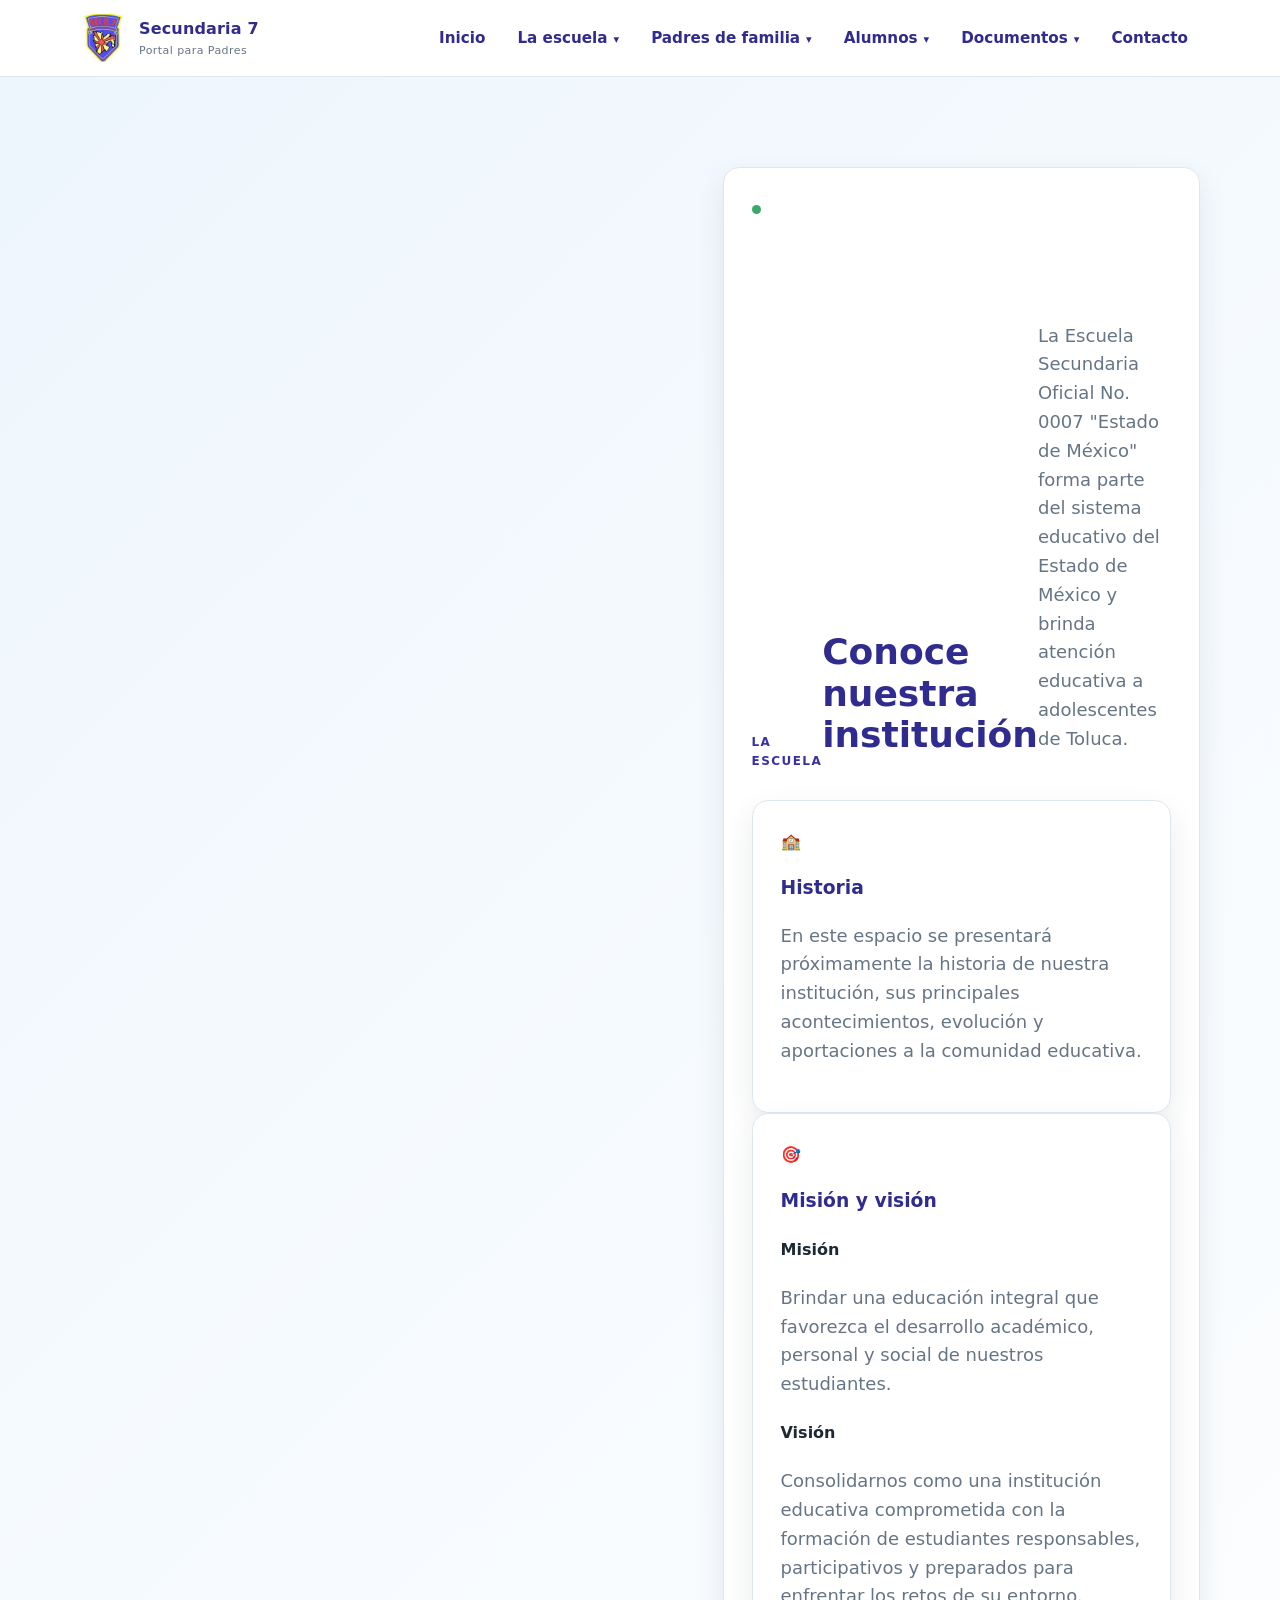
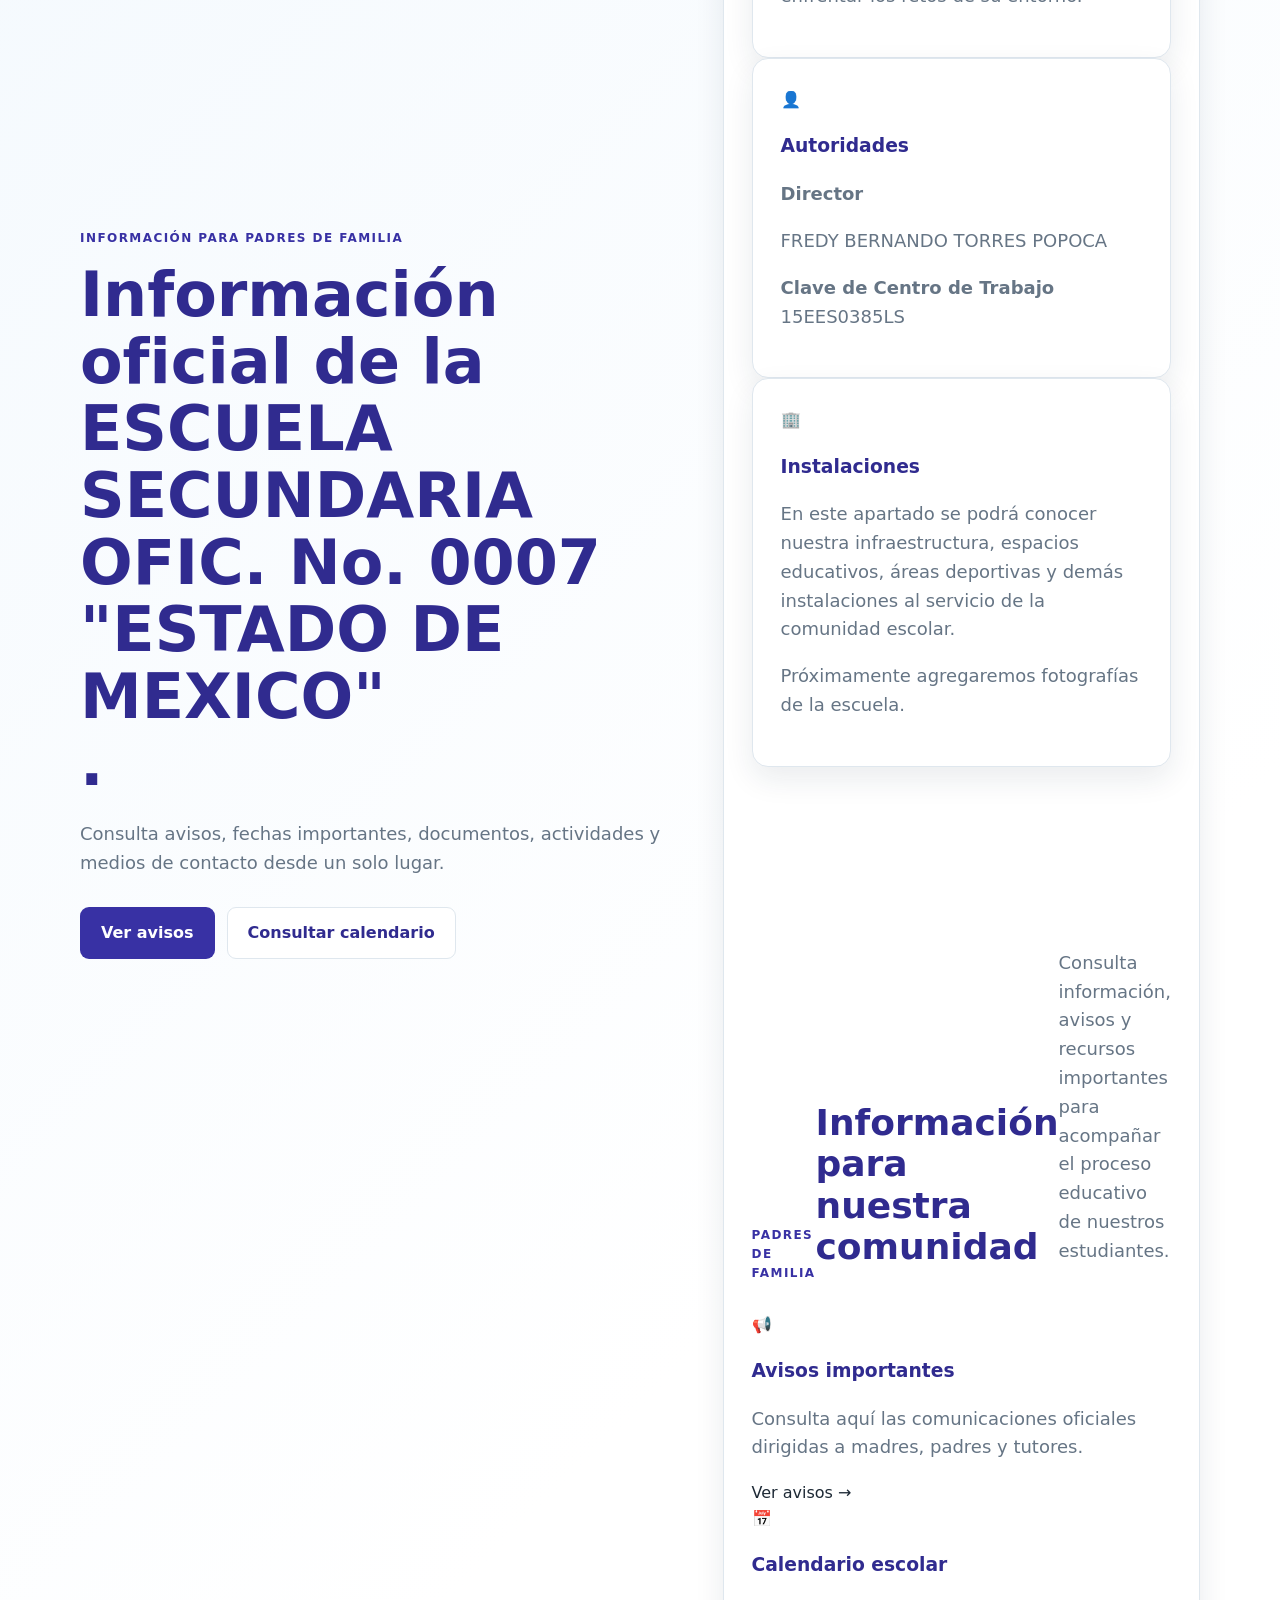
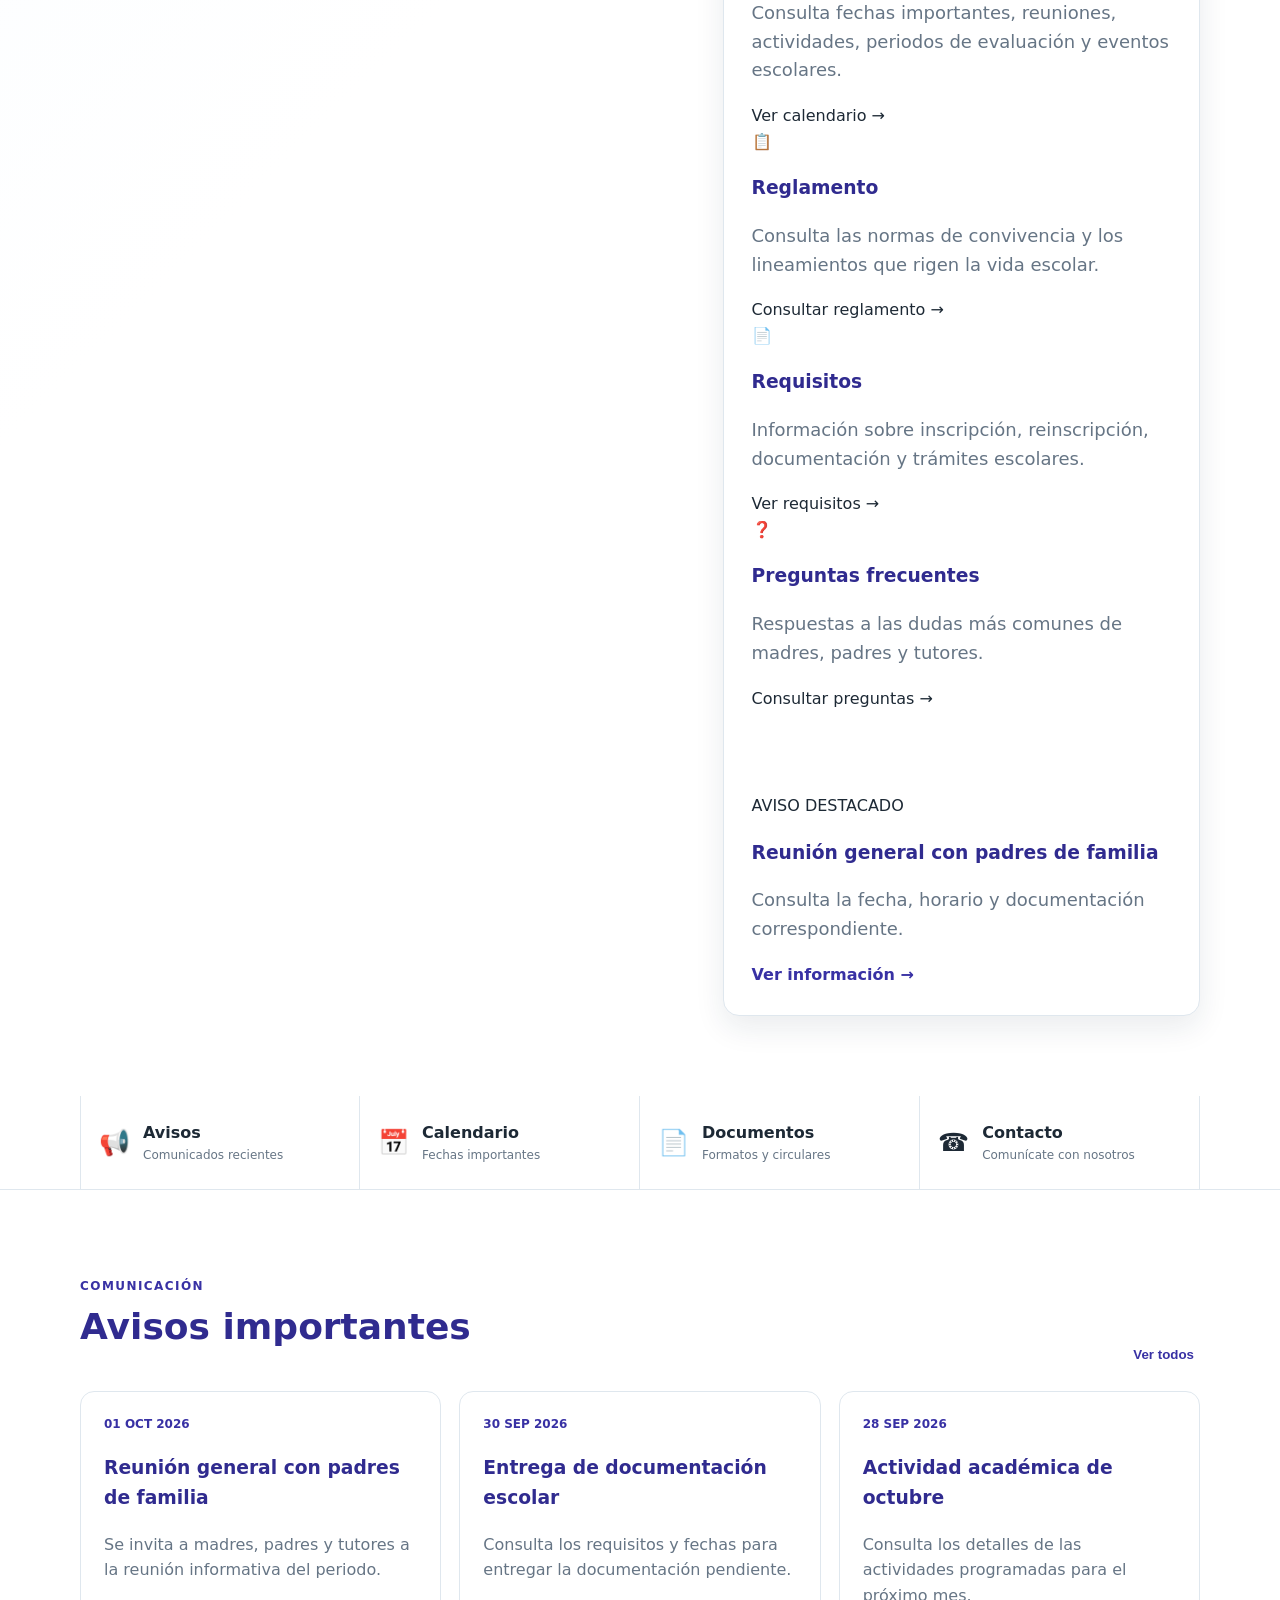
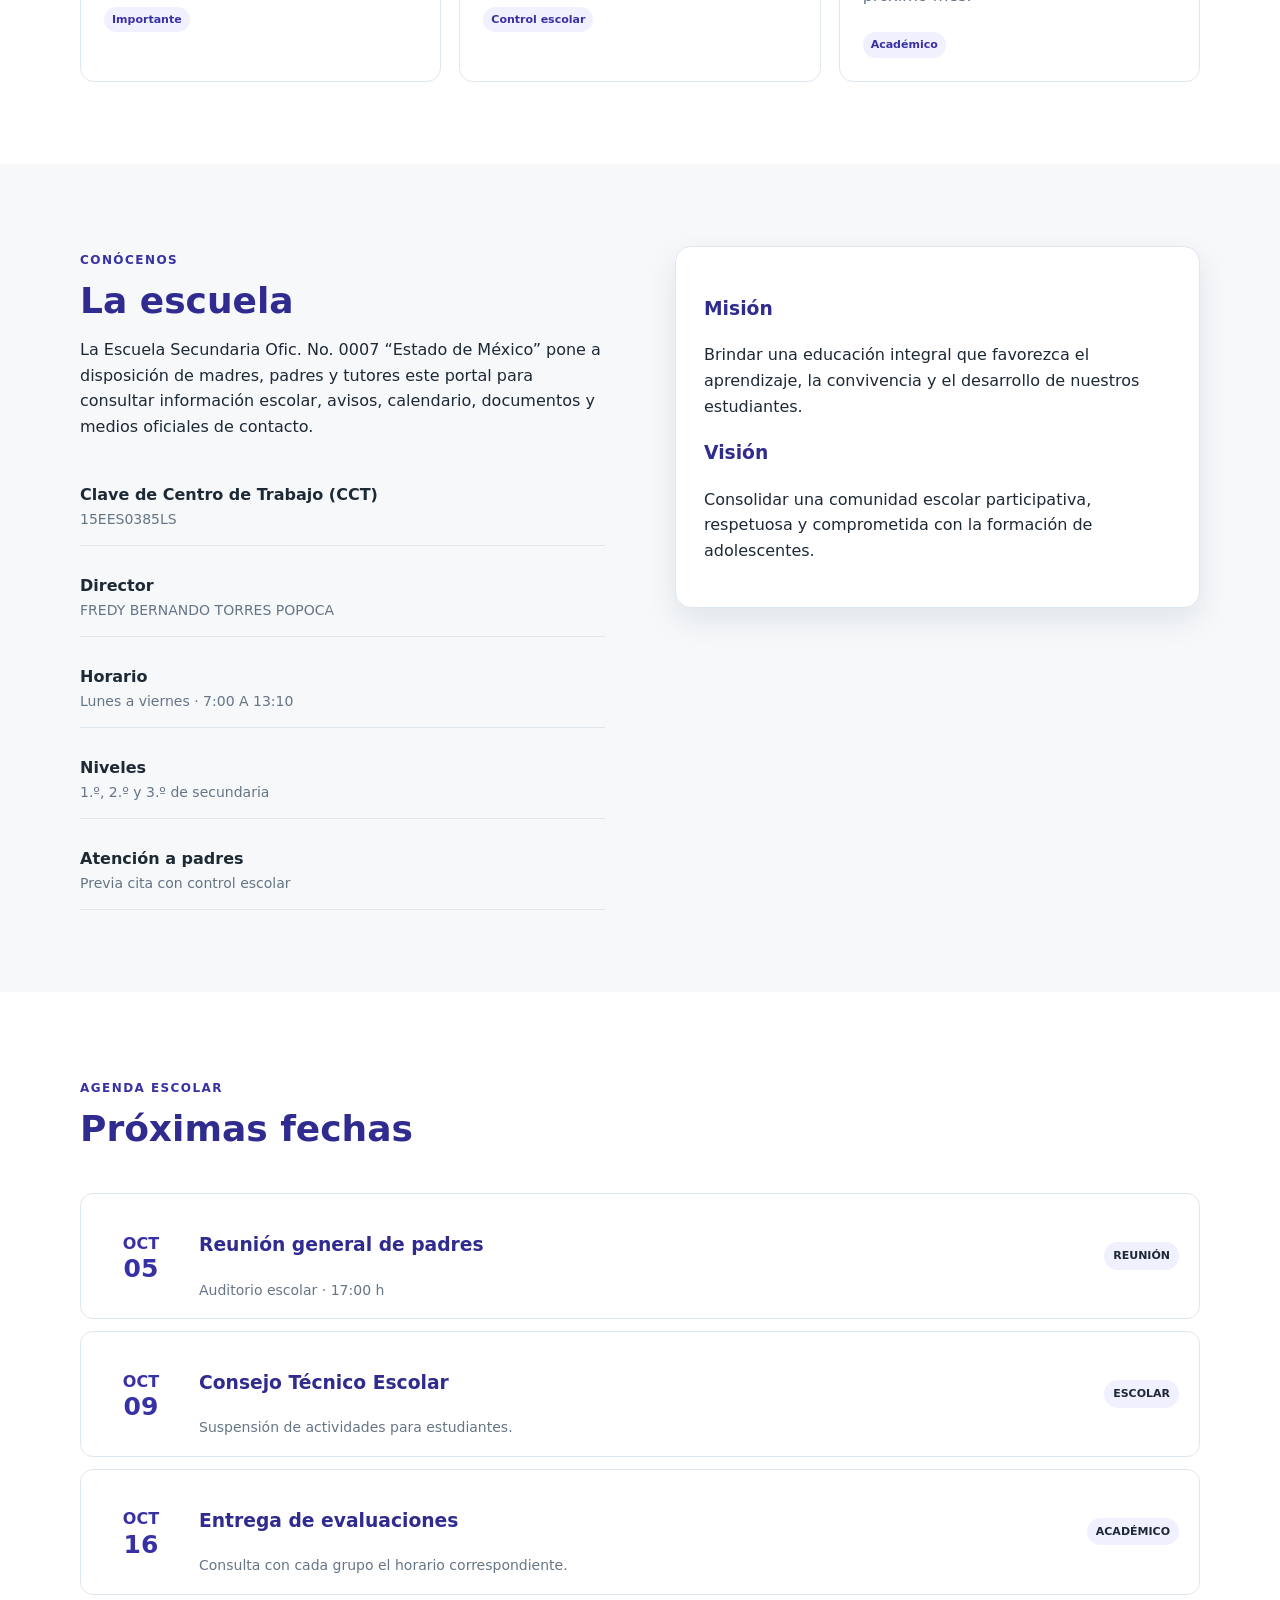
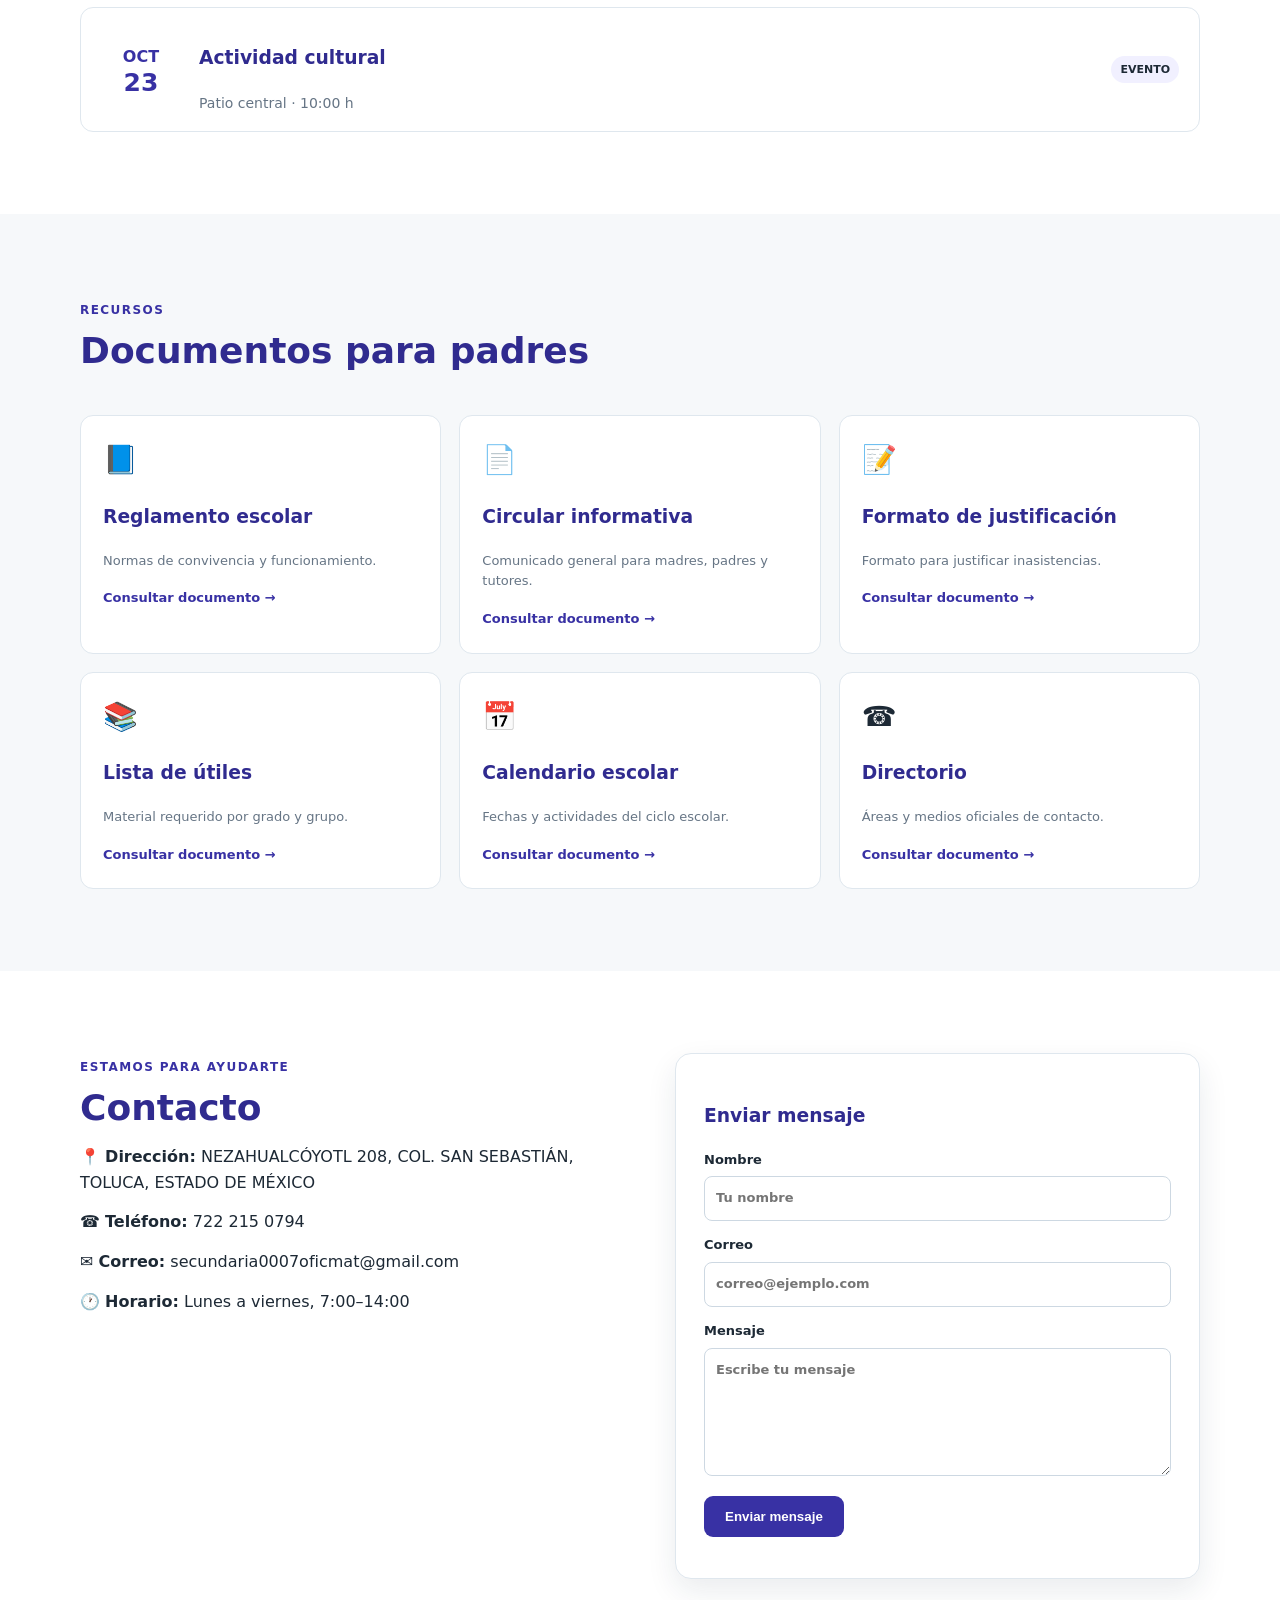
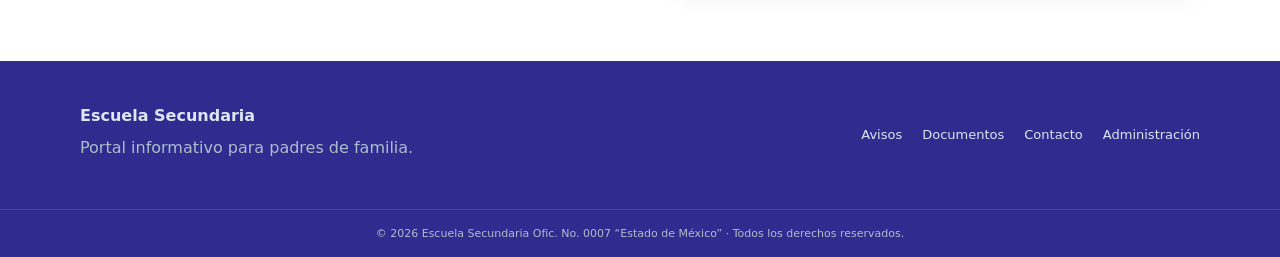
<file: index.html>
<!DOCTYPE html>
<html lang="es">
<head>
  <meta charset="UTF-8">
  <meta name="viewport" content="width=device-width, initial-scale=1.0">
  <meta name="description" content="Portal informativo para padres de familia de la Escuela Secundaria.">
  <title>Secundaria | Portal para Padres</title>
  <link rel="stylesheet" href="styles.css">
</head>
<body>
<header class="site-header">
  <div class="container header-inner">
    <a class="brand" href="#inicio" aria-label="Inicio">
      <img class="school-logo" src="escudo-secundaria-7.png" alt="Escudo de la Escuela Secundaria Oficial No. 7">
      <span><strong>Secundaria 7</strong><small>Portal para Padres</small>
    </a>
    <button class="menu-toggle" id="menuToggle" aria-label="Abrir menú">☰</button>
 <nav class="main-nav">

  <a href="#inicio">Inicio</a>

  <details class="nav-dropdown">
    <summary>La escuela</summary>
    <div class="dropdown-menu">
      <a href="#historia">Historia</a>
      <a href="#mision">Misión y visión</a>
      <a href="#autoridades">Autoridades</a>
      <a href="#instalaciones">Instalaciones</a>
    </div>
  </details>

  <details class="nav-dropdown">
    <summary>Padres de familia</summary>
    <div class="dropdown-menu">
      <a href="#avisos">Avisos</a>
      <a href="#calendario">Calendario</a>
      <a href="#reglamento">Reglamento</a>
      <a href="#requisitos">Requisitos</a>
      <a href="#preguntas">Preguntas frecuentes</a>
    </div>
  </details>

  <details class="nav-dropdown">
    <summary>Alumnos</summary>
    <div class="dropdown-menu">
      <a href="#horarios">Horarios</a>
      <a href="#actividades">Actividades</a>
      <a href="#materiales">Materiales</a>
    </div>
  </details>

  <details class="nav-dropdown">
    <summary>Documentos</summary>
    <div class="dropdown-menu">
      <a href="#circulares">Circulares</a>
      <a href="#formatos">Formatos</a>
      <a href="#guias">Guías</a>
      <a href="#descargas">Descargas</a>
    </div>
  </details>

  <a href="#contacto">Contacto</a>

</nav>
  </div>
</header>

<main>
<section id="inicio" class="hero">
  <div class="container hero-grid">
    <div>
      <span class="eyebrow">INFORMACIÓN PARA PADRES DE FAMILIA</span>
      <h1>Información oficial de la <span class="school-name">ESCUELA SECUNDARIA OFIC. No. 0007 "ESTADO DE MEXICO"</span>.</h1>
      <p>Consulta avisos, fechas importantes, documentos, actividades y medios de contacto desde un solo lugar.</p>
      <div class="hero-actions">
        <a class="btn primary" href="#avisos">Ver avisos</a>
        <a class="btn secondary" href="#calendario">Consultar calendario</a>
      </div>
    </div>
    <div class="hero-card">
      <span class="status-dot"></span>
<!-- LA ESCUELA -->
<section class="section school-section" id="historia">

  <div class="section-heading">
    <span class="eyebrow">LA ESCUELA</span>
    <h2>Conoce nuestra institución</h2>
    <p>
      La Escuela Secundaria Oficial No. 0007 "Estado de México"
      forma parte del sistema educativo del Estado de México y
      brinda atención educativa a adolescentes de Toluca.
    </p>
  </div>

  <div class="school-grid">

    <article class="info-card">
      <span class="info-icon">🏫</span>
      <h3>Historia</h3>
      <p>
        En este espacio se presentará próximamente la historia
        de nuestra institución, sus principales acontecimientos,
        evolución y aportaciones a la comunidad educativa.
      </p>
    </article>

    <article class="info-card" id="mision">
      <span class="info-icon">🎯</span>
      <h3>Misión y visión</h3>

      <h4>Misión</h4>
      <p>
        Brindar una educación integral que favorezca el desarrollo
        académico, personal y social de nuestros estudiantes.
      </p>

      <h4>Visión</h4>
      <p>
        Consolidarnos como una institución educativa comprometida
        con la formación de estudiantes responsables, participativos
        y preparados para enfrentar los retos de su entorno.
      </p>
    </article>

    <article class="info-card" id="autoridades">
      <span class="info-icon">👤</span>
      <h3>Autoridades</h3>

      <p>
        <strong>Director</strong>
      </p>

      <p>
        FREDY BERNANDO TORRES POPOCA
      </p>

      <p>
        <strong>Clave de Centro de Trabajo</strong><br>
        15EES0385LS
      </p>
    </article>

    <article class="info-card" id="instalaciones">
      <span class="info-icon">🏢</span>
      <h3>Instalaciones</h3>

      <p>
        En este apartado se podrá conocer nuestra infraestructura,
        espacios educativos, áreas deportivas y demás instalaciones
        al servicio de la comunidad escolar.
      </p>

      <p class="coming-soon">
        Próximamente agregaremos fotografías de la escuela.
      </p>
    </article>

  </div>

</section>
      <!-- PADRES DE FAMILIA -->
<section class="section parents-section" id="reglamento">

  <div class="section-heading">
    <span class="eyebrow">PADRES DE FAMILIA</span>
    <h2>Información para nuestra comunidad</h2>
    <p>
      Consulta información, avisos y recursos importantes
      para acompañar el proceso educativo de nuestros estudiantes.
    </p>
  </div>

  <div class="parents-grid">

    <article class="parent-card" id="avisos">
      <span class="parent-icon">📢</span>
      <h3>Avisos importantes</h3>
      <p>
        Consulta aquí las comunicaciones oficiales dirigidas
        a madres, padres y tutores.
      </p>
      <a href="#avisos">Ver avisos →</a>
    </article>

    <article class="parent-card" id="calendario">
      <span class="parent-icon">📅</span>
      <h3>Calendario escolar</h3>
      <p>
        Consulta fechas importantes, reuniones, actividades,
        periodos de evaluación y eventos escolares.
      </p>
      <a href="#calendario">Ver calendario →</a>
    </article>

    <article class="parent-card">
      <span class="parent-icon">📋</span>
      <h3>Reglamento</h3>
      <p>
        Consulta las normas de convivencia y los lineamientos
        que rigen la vida escolar.
      </p>
      <a href="#reglamento">Consultar reglamento →</a>
    </article>

    <article class="parent-card" id="requisitos">
      <span class="parent-icon">📄</span>
      <h3>Requisitos</h3>
      <p>
        Información sobre inscripción, reinscripción,
        documentación y trámites escolares.
      </p>
      <a href="#requisitos">Ver requisitos →</a>
    </article>

    <article class="parent-card" id="preguntas">
      <span class="parent-icon">❓</span>
      <h3>Preguntas frecuentes</h3>
      <p>
        Respuestas a las dudas más comunes de madres,
        padres y tutores.
      </p>
      <a href="#preguntas">Consultar preguntas →</a>
    </article>

  </div>

</section>
      <span>AVISO DESTACADO</span>
      <h3>Reunión general con padres de familia</h3>
      <p>Consulta la fecha, horario y documentación correspondiente.</p>
      <a href="#avisos">Ver información →</a>
    </div>
  </div>
</section>

<section class="quick-links">
  <div class="container quick-grid">
    <a href="#avisos"><span>📢</span><div><strong>Avisos</strong><small>Comunicados recientes</small></div></a>
    <a href="#calendario"><span>📅</span><div><strong>Calendario</strong><small>Fechas importantes</small></div></a>
    <a href="#documentos"><span>📄</span><div><strong>Documentos</strong><small>Formatos y circulares</small></div></a>
    <a href="#contacto"><span>☎️</span><div><strong>Contacto</strong><small>Comunícate con nosotros</small></div></a>
  </div>
</section>

<section id="avisos" class="section">
  <div class="container">
    <div class="section-heading"><div><span class="eyebrow">COMUNICACIÓN</span><h2>Avisos importantes</h2></div><button class="text-btn" id="showAllNotices">Ver todos</button></div>
    <div class="notice-grid" id="noticeGrid"></div>
  </div>
</section>

<section id="escuela" class="section soft">
  <div class="container two-col">
    <div>
      <span class="eyebrow">CONÓCENOS</span>
      <h2>La escuela</h2>
      <p>La Escuela Secundaria Ofic. No. 0007 “Estado de México” pone a disposición de madres, padres y tutores este portal para consultar información escolar, avisos, calendario, documentos y medios oficiales de contacto.</p>
      <div class="facts"><div><strong>Clave de Centro de Trabajo (CCT)</strong><span>15EES0385LS</span></div><div><strong>Director</strong><span>FREDY BERNANDO TORRES POPOCA</span></div>
        <div><strong>Horario</strong><span>Lunes a viernes · 7:00 A 13:10</span></div>
        <div><strong>Niveles</strong><span>1.º, 2.º y 3.º de secundaria</span></div>
        <div><strong>Atención a padres</strong><span>Previa cita con control escolar</span></div>
      </div>
    </div>
    <div class="info-card">
      <h3>Misión</h3>
      <p>Brindar una educación integral que favorezca el aprendizaje, la convivencia y el desarrollo de nuestros estudiantes.</p>
      <h3>Visión</h3>
      <p>Consolidar una comunidad escolar participativa, respetuosa y comprometida con la formación de adolescentes.</p>
    </div>
  </div>
</section>

<section id="calendario" class="section">
  <div class="container">
    <div class="section-heading"><div><span class="eyebrow">AGENDA ESCOLAR</span><h2>Próximas fechas</h2></div></div>
    <div class="calendar-list" id="calendarList"></div>
  </div>
</section>

<section id="documentos" class="section soft">
  <div class="container">
    <div class="section-heading"><div><span class="eyebrow">RECURSOS</span><h2>Documentos para padres</h2></div></div>
    <div class="document-grid" id="documentGrid"></div>
  </div>
</section>

<section id="contacto" class="section">
  <div class="container two-col">
    <div>
      <span class="eyebrow">ESTAMOS PARA AYUDARTE</span>
      <h2>Contacto</h2>
      <div class="contact-list">
        <p>📍 <strong>Dirección:</strong> NEZAHUALCÓYOTL 208, COL. SAN SEBASTIÁN, TOLUCA, ESTADO DE MÉXICO</p>
        <p>☎️ <strong>Teléfono:</strong> 722 215 0794</p>
        <p>✉️ <strong>Correo:</strong> secundaria0007oficmat@gmail.com</p>
        <p>🕐 <strong>Horario:</strong> Lunes a viernes, 7:00–14:00</p>
      </div>
    </div>
    <form class="contact-form" id="contactForm">
      <h3>Enviar mensaje</h3>
      <label>Nombre<input required name="nombre" placeholder="Tu nombre"></label>
      <label>Correo<input required type="email" name="correo" placeholder="correo@ejemplo.com"></label>
      <label>Mensaje<textarea required name="mensaje" rows="5" placeholder="Escribe tu mensaje"></textarea></label>
      <button class="btn primary" type="submit">Enviar mensaje</button>
      <p class="form-note" id="formNote"></p>
    </form>
  </div>
</section>
</main>

<footer>
  <div class="container footer-inner">
    <div><strong>Escuela Secundaria</strong><p>Portal informativo para padres de familia.</p></div>
    <div class="footer-links"><a href="#avisos">Avisos</a><a href="#documentos">Documentos</a><a href="#contacto">Contacto</a><a href="admin.html">Administración</a></div>
  </div>
  <div class="copyright">© 2026 Escuela Secundaria Ofic. No. 0007 “Estado de México” · Todos los derechos reservados.</div>
</footer>
<script src="app.js"></script>
</body>
</html>
</file>
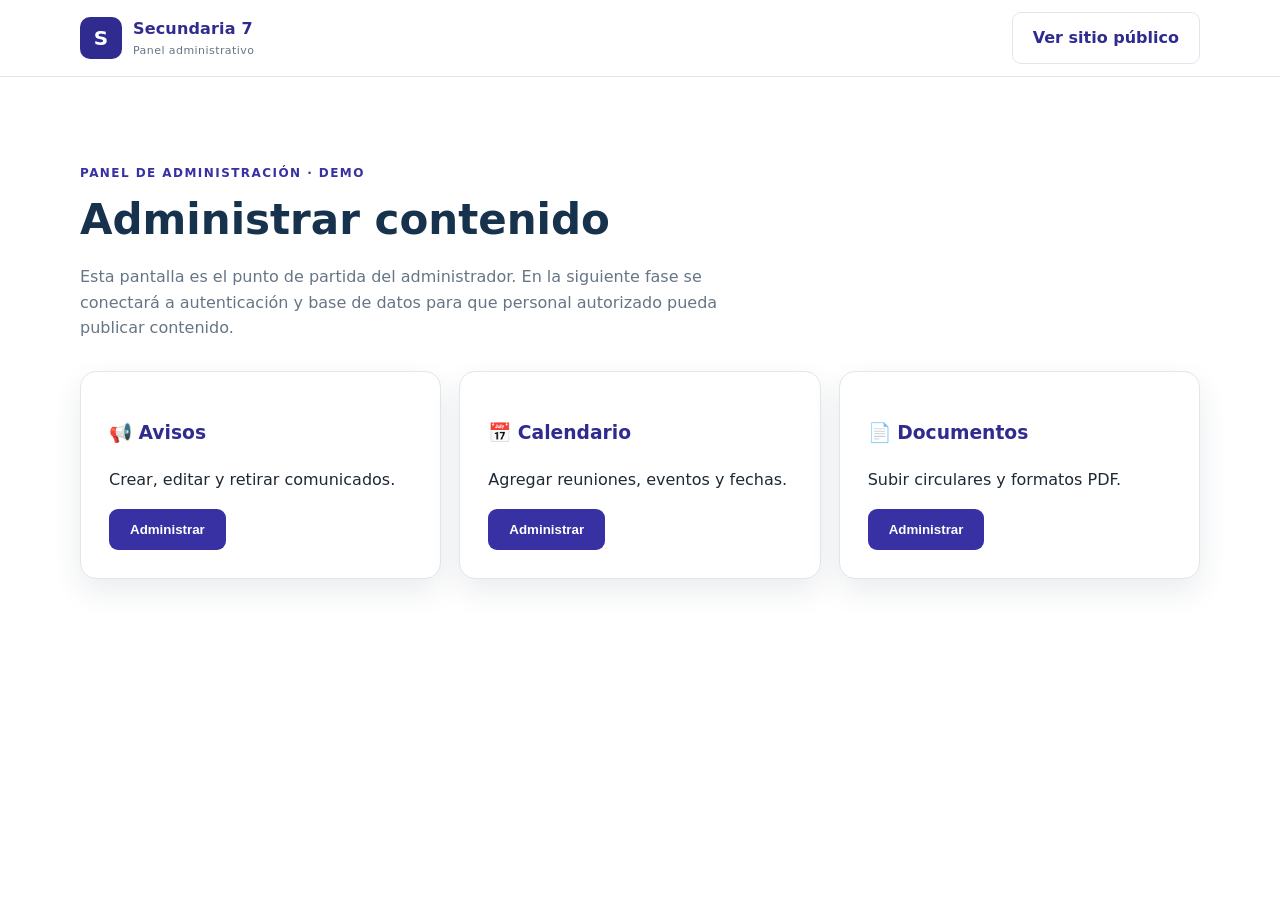
<file: admin.html>
<!DOCTYPE html>
<html lang="es"><head><meta charset="UTF-8"><meta name="viewport" content="width=device-width,initial-scale=1.0"><title>Administración | Escuela Secundaria</title><link rel="stylesheet" href="styles.css"></head>
<body>
<header class="site-header"><div class="container header-inner"><a class="brand" href="index.html"><span class="brand-mark">S</span><span><strong>Secundaria 7</strong><small>Panel administrativo</small></span></a><a class="btn secondary" href="index.html">Ver sitio público</a></div></header>
<main class="section"><div class="container">
<span class="eyebrow">PANEL DE ADMINISTRACIÓN · DEMO</span><h1 style="font-size:42px;color:#17324d">Administrar contenido</h1>
<p style="color:#667585;max-width:700px">Esta pantalla es el punto de partida del administrador. En la siguiente fase se conectará a autenticación y base de datos para que personal autorizado pueda publicar contenido.</p>
<div class="notice-grid" style="margin-top:30px">
<div class="info-card"><h3>📢 Avisos</h3><p>Crear, editar y retirar comunicados.</p><button class="btn primary" onclick="demo('avisos')">Administrar</button></div>
<div class="info-card"><h3>📅 Calendario</h3><p>Agregar reuniones, eventos y fechas.</p><button class="btn primary" onclick="demo('calendario')">Administrar</button></div>
<div class="info-card"><h3>📄 Documentos</h3><p>Subir circulares y formatos PDF.</p><button class="btn primary" onclick="demo('documentos')">Administrar</button></div>
</div>
</div></main>
<script>function demo(x){alert("Módulo de "+x+" listo para conectar con base de datos y autenticación.");}</script>
</body></html>
</file>
<file: styles.css>
:root{
  --navy:#302B8F;--blue:#3831A4;--sky:#F1F0FF;--gold:#F4D300;--ink:#1d2935;
  --muted:#667585;--line:#dfe7ee;--white:#fff;--soft:#f6f8fa;--shadow:0 12px 30px rgba(24,48,72,.09);
}
*{box-sizing:border-box}html{scroll-behavior:smooth}body{margin:0;font-family:Inter,system-ui,-apple-system,Segoe UI,Arial,sans-serif;color:var(--ink);background:var(--white);line-height:1.6}
a{text-decoration:none;color:inherit}.container{width:min(1120px,92%);margin:auto}
.site-header{position:sticky;top:0;z-index:20;background:rgba(255,255,255,.96);backdrop-filter:blur(12px);border-bottom:1px solid var(--line)}
.header-inner{min-height:76px;display:flex;align-items:center;justify-content:space-between;gap:24px}.brand{display:flex;align-items:center;gap:11px;color:var(--navy)}
.brand-mark{display:grid;place-items:center;width:42px;height:42px;border-radius:10px;background:var(--navy);color:white;font-weight:800;font-size:20px}.brand small{display:block;color:var(--muted);font-size:11px;letter-spacing:.04em}
nav{display:flex;gap:24px;font-size:14px;font-weight:650}nav a:hover{color:var(--blue)}.menu-toggle{display:none;border:0;background:none;font-size:25px}
.hero{background:linear-gradient(135deg,#eef6fd,#fff 65%);padding:90px 0 80px}.hero-grid{display:grid;grid-template-columns:1.25fr .75fr;gap:60px;align-items:center}
.eyebrow{font-size:12px;font-weight:800;letter-spacing:.12em;color:var(--blue)}h1{font-size:clamp(38px,5vw,62px);line-height:1.08;margin:12px 0 22px;color:var(--navy)}h2{font-size:36px;line-height:1.15;margin:8px 0 16px;color:var(--navy)}h3{color:var(--navy)}
.hero p{font-size:18px;color:var(--muted);max-width:650px}.hero-actions{display:flex;gap:12px;margin-top:30px;flex-wrap:wrap}.btn{display:inline-flex;justify-content:center;align-items:center;border-radius:9px;padding:12px 20px;font-weight:750;border:1px solid transparent;cursor:pointer}.btn.primary{background:var(--blue);color:#fff}.btn.secondary{background:#fff;border-color:var(--line);color:var(--navy)}
.hero-card,.info-card,.contact-form{background:white;border:1px solid var(--line);border-radius:16px;padding:28px;box-shadow:var(--shadow)}.hero-card>a,.text-btn{color:var(--blue);font-weight:750}.status-dot{display:inline-block;width:9px;height:9px;border-radius:50%;background:#39a96b;margin-right:8px}.hero-card>span:nth-child(2){font-size:11px;font-weight:800;color:var(--muted)}
.quick-links{border-bottom:1px solid var(--line);background:#fff}.quick-grid{display:grid;grid-template-columns:repeat(4,1fr)}.quick-grid a{display:flex;align-items:center;gap:13px;padding:24px 18px;border-right:1px solid var(--line)}.quick-grid a:first-child{border-left:1px solid var(--line)}.quick-grid span{font-size:25px}.quick-grid small{display:block;color:var(--muted);font-size:12px}
.section{padding:82px 0}.soft{background:var(--soft)}.section-heading{display:flex;justify-content:space-between;align-items:end;margin-bottom:28px}.text-btn{border:0;background:none;cursor:pointer}
.notice-grid{display:grid;grid-template-columns:repeat(3,1fr);gap:18px}.notice-card{border:1px solid var(--line);border-radius:14px;padding:23px;background:#fff}.notice-card .date{font-size:12px;color:var(--blue);font-weight:800}.notice-card p{color:var(--muted)}.tag{display:inline-block;margin-top:8px;background:var(--sky);color:var(--blue);padding:4px 8px;border-radius:20px;font-size:11px;font-weight:700}
.two-col{display:grid;grid-template-columns:1fr 1fr;gap:70px;align-items:start}.facts{margin-top:28px;display:grid;gap:12px}.facts div{padding:15px 0;border-bottom:1px solid var(--line)}.facts strong,.facts span{display:block}.facts span{color:var(--muted);font-size:14px}
.calendar-list{display:grid;gap:12px}.calendar-item{display:grid;grid-template-columns:80px 1fr auto;gap:18px;align-items:center;border:1px solid var(--line);border-radius:13px;padding:17px 20px}.calendar-date{font-weight:800;color:var(--blue);text-align:center}.calendar-date strong{display:block;font-size:25px;line-height:1}.calendar-item p{margin:0;color:var(--muted);font-size:14px}.calendar-item .type{font-size:11px;font-weight:800;background:var(--sky);padding:5px 9px;border-radius:20px}
.document-grid{display:grid;grid-template-columns:repeat(3,1fr);gap:18px}.document-card{padding:22px;border:1px solid var(--line);border-radius:13px;background:#fff}.document-card span{font-size:28px}.document-card p{font-size:13px;color:var(--muted)}.download{font-size:13px;color:var(--blue);font-weight:750}
.contact-list p{margin:14px 0}.contact-form label{display:block;font-size:13px;font-weight:700;margin:14px 0}.contact-form input,.contact-form textarea{width:100%;margin-top:6px;padding:11px;border:1px solid #cdd8e2;border-radius:8px;font:inherit}.form-note{color:#26814c;font-size:13px}
footer{background:var(--navy);color:#dce7f0}.footer-inner{padding:42px 0;display:flex;justify-content:space-between;gap:30px}.footer-inner p{color:#aebdca;margin:6px 0}.footer-links{display:flex;gap:20px;align-items:center;flex-wrap:wrap;font-size:13px}.copyright{text-align:center;border-top:1px solid rgba(255,255,255,.12);padding:15px;font-size:11px;color:#aebdca}
@media(max-width:800px){nav{display:none;position:absolute;left:0;right:0;top:76px;background:white;padding:15px 4%;border-bottom:1px solid var(--line);flex-direction:column;gap:12px}.menu-toggle{display:block}nav.open{display:flex}.hero-grid,.two-col{grid-template-columns:1fr}.notice-grid,.document-grid{grid-template-columns:1fr 1fr}.quick-grid{grid-template-columns:1fr 1fr}.quick-grid a:nth-child(2n){border-right:0}.hero{padding:55px 0}.section{padding:60px 0}}
@media(max-width:520px){.notice-grid,.document-grid{grid-template-columns:1fr}.calendar-item{grid-template-columns:62px 1fr}.calendar-item .type{display:none}.footer-inner{flex-direction:column}.hero h1{font-size:40px}}

.school-name{display:block;font-weight:inherit}.contact-list p{word-break:break-word}
.school-logo{width:48px; height:58px; object-fit:contain; display:block;}
.school-name{display:block;}
.hero h1 .school-name{font-weight:800;}
.brand strong{letter-spacing:.01em;}
/* =========================================
   MENÚ PRINCIPAL PROFESIONAL
   ========================================= */

.main-nav{
  display:flex;
  align-items:center;
  gap:8px;
  flex-wrap:wrap;
}

.main-nav > a,
.nav-dropdown > summary{
  color:var(--navy);
  text-decoration:none;
  font-weight:700;
  font-size:.95rem;
  padding:10px 12px;
  border-radius:10px;
  cursor:pointer;
  transition:.2s ease;
  list-style:none;
}

.main-nav > a:hover,
.nav-dropdown > summary:hover{
  background:var(--sky);
  color:var(--blue);
}

/* Ocultar la flecha predeterminada */
.nav-dropdown > summary::-webkit-details-marker{
  display:none;
}

.nav-dropdown > summary::after{
  content:"▾";
  font-size:.7rem;
  margin-left:6px;
}

/* Menú desplegable */
.nav-dropdown{
  position:relative;
}

.dropdown-menu{
  position:absolute;
  top:calc(100% + 6px);
  left:0;
  min-width:210px;
  background:#fff;
  border:1px solid rgba(48,43,143,.12);
  border-radius:12px;
  padding:8px;
  box-shadow:0 12px 30px rgba(0,0,0,.12);
  z-index:1000;
}

.dropdown-menu a{
  display:block;
  color:var(--navy);
  text-decoration:none;
  padding:10px 12px;
  border-radius:8px;
  font-size:.92rem;
  font-weight:600;
  transition:.2s ease;
}

.dropdown-menu a:hover{
  background:var(--sky);
  color:var(--blue);
}

/* En móvil */
@media (max-width:760px){

  .main-nav{
    width:100%;
    flex-direction:column;
    align-items:stretch;
    gap:4px;
  }

  .main-nav > a,
  .nav-dropdown > summary{
    display:block;
    width:100%;
    box-sizing:border-box;
  }

  .dropdown-menu{
    position:static;
    margin:4px 0 6px;
    box-shadow:none;
    border-radius:10px;
  }

}
</file>
